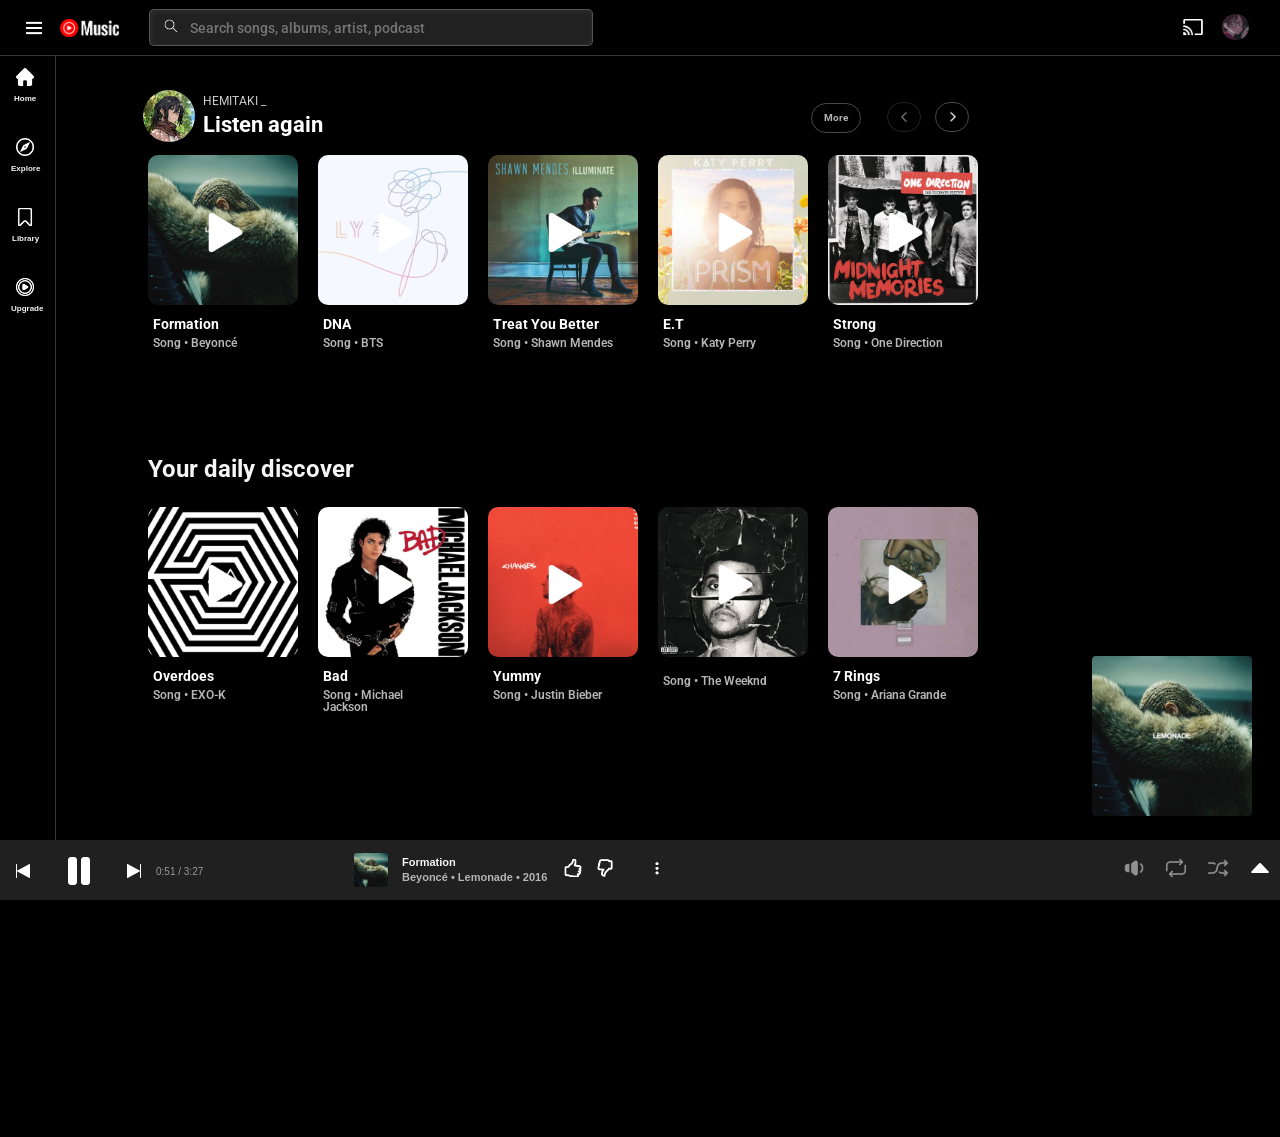
<file: index.html>
<!DOCTYPE html>
<html>
    <head>
      <link rel="stylesheet" href="general.css">
      <link rel="stylesheet" href="preview.css">
      <link rel="stylesheet" href="pop-up.css">
      <link rel="stylesheet" href="header.css">
      <link rel="stylesheet" href="sidebar.css">

      <link rel="stylesheet" href="status-line.css">
     <link rel="preconnect" href="https://fonts.googleapis.com">
<link rel="preconnect" href="https://fonts.gstatic.com" crossorigin>
<link href="https://fonts.googleapis.com/css2?family=Roboto:ital,wght@0,100..900;1,100..900&display=swap" rel="stylesheet">
    </head>
    <body>
      <div class="header">
        <div class="left-side">
          <img class="menu" src="icons/menu (1).png">
          <img class="youtube-icon" src="icons/youtube-music-seeklogo.png">
          <div class="search-bar-side">
          <img class="search-icon" src="icons/search (1).png">
          <input class="search-bar" type="text" placeholder="Search songs, albums, artist, podcast">
          </div>
        </div>
        <div class="right-side">
          <img class="screen-cast" src="icons/chromecast (1).png">
          <img class="user" src="Songs profiles/23e9166fd4df9e54541dde451f156fe5_1.webp">
        </div>
      </div>
      <div class="page-preview"> <!--MAIN-->
      <div class="pop-up">
        <div class="left">
          <img class="profile-icon1" src="Songs profiles/channels4_profile.jpg">        <div class="pop-up-info">
          <p class="info-username">HEMITAKI _</p> 
          <p class="info-text">Listen again</p>
        </div>
        </div>

        <div class="right">
        <button class="more-button">More
        </button> 
        <button class="left-button">
          <img class="left-icon" src="icons/left-chevron (1).png">
        </button>         
        <button class="right-button">
          <img class="right-icon" src="icons/right-arrow-angle (1).png">
        </button>
        </div>
      </div>
      <div class="page">
     <div class="line"> <!--LINE1-->
      <div class="music-card"> <!--song1-->
          <div class="song-cover">
            <div class="play">
              <img class="play-icon" src="icons/play-button (1).png">
            </div>
            <img class="cover" src="Songs profiles/Beyonce-Lemonade.jpg">
          </div>
          <div class="song-info">
            <p class="song-name">Formation</p>
            <p class="singer">Song &#8226; Beyoncé</p>
          </div>
        </div>

                <div class="music-card"> <!--song2-->
          <div class="song-cover">
            <div class="play">
              <img class="play-icon" src="icons/play-button (1).png">
            </div>
            <img class="cover" src="Songs profiles/bts.jpg">
          </div>
          <div class="song-info">
            <p class="song-name">DNA</p>
            <p class="singer">Song &#8226; BTS</p>
          </div>
        </div>

                <div class="music-card"> <!--song3-->
          <div class="song-cover">
            <div class="play">
              <img class="play-icon" src="icons/play-button (1).png">
            </div>
            <img class="cover" src="Songs profiles/shawnmendes.jpg">
          </div>
          <div class="song-info">
            <p class="song-name">Treat You Better</p>
            <p class="singer">Song &#8226; Shawn Mendes</p>
          </div>
        </div>

                <div class="music-card"> <!--song4-->
          <div class="song-cover">
            <div class="play">
              <img class="play-icon" src="icons/play-button (1).png">
            </div>
            <img class="cover" src="Songs profiles/kety perry'.jpg">
          </div>
          <div class="song-info">
            <p class="song-name">E.T</p>
            <p class="singer">Song &#8226; Katy Perry</p>
          </div>
        </div>

                <div class="music-card"> <!--song5-->
          <div class="song-cover">
            <div class="play">
              <img class="play-icon" src="icons/play-button (1).png">
            </div>
            <img class="cover" src="Songs profiles/one direction.jpg">
          </div>
          <div class="song-info">
            <p class="song-name">Strong</p>
            <p class="singer">Song &#8226; One Direction</p>
          </div>
        </div>
      </div>


    <div class="line1-div">
      <p style="
      font-family: roboto , arial;
      font-size: 24px;
      color: whitesmoke;
      font-weight: 700;">
    Your daily discover  
    </p> 
      <div class="line"> <!--LINE1-->
      <div class="music-card"> <!--song1--> 
          <div class="song-cover">
            <div class="play">
              <img class="play-icon" src="icons/play-button (1).png">
            </div>
            <img class="cover" src="Songs profiles/exo.jpg">
          </div>
          <div class="song-info">
            <p class="song-name">Overdoes</p>
            <p class="singer">Song &#8226; EXO-K</p>
          </div>
        </div>

                <div class="music-card"> <!--song2-->
          <div class="song-cover">
            <div class="play">
              <img class="play-icon" src="icons/play-button (1).png">
            </div>
            <img class="cover" src="Songs profiles/michael jackson.jpg">
          </div>
          <div class="song-info">
            <p class="song-name">Bad</p>
            <p class="singer">Song &#8226; Michael Jackson</p>
          </div>
        </div>

                <div class="music-card"> <!--song3-->
          <div class="song-cover">
            <div class="play">
              <img class="play-icon" src="icons/play-button (1).png">
            </div>
            <img class="cover" src="Songs profiles/justin bieber.jpg">
          </div>
          <div class="song-info">
            <p class="song-name">Yummy</p>
            <p class="singer">Song &#8226; Justin Bieber</p>
          </div>
        </div>

                <div class="music-card"> <!--song4-->
          <div class="song-cover">
            <div class="play">
              <img class="play-icon" src="icons/play-button (1).png">
            </div>
            <img class="cover" src="Songs profiles/the hiils.jpg">
          </div>
          <div class="song-info">
            <p class="song-name"The Hills</p>
            <p class="singer">Song &#8226; The Weeknd</p>
          </div>
        </div>

                <div class="music-card"> <!--song5-->
          <div class="song-cover">
            <div class="play">
              <img class="play-icon" src="icons/play-button (1).png">
            </div>
            <img class="cover" src="Songs profiles/ariana.jpg">
          </div>
          <div class="song-info">
            <p class="song-name">7 Rings</p>
            <p class="singer">Song &#8226; Ariana Grande</p> 
    </div>

         <div class="floating-song">
        <img class="floating-img" src="Songs profiles/Beyonce-Lemonade.jpg">
      </div>
          </div>
        </div>
        </div>
      </div>
      </div>
      <div class="side-bar">
        <div class="bar1">
        <img class="home-icon" src="icons/home (1).png">
          <p class="home-info">
          Home
          </p>
        </div>       
        <div class="bar1">
        <img class="home-icon" src="icons/compass.png">
          <p class="home-info"
          style="margin-left: 1px;">
          Explore
          </p>
        </div>          
        <div class="bar1">
        <img class="home-icon" src="icons/save-instagram (1).png">
          <p class="home-info"
          style="margin-left: 2px;">
          Library
          </p>
        </div>          
        <div class="bar1">
        <img class="home-icon" src="icons/app.png">
          <p class="home-info" 
          style="margin-left: 1px;">
          Upgrade
          </p>
        </div>             
      </div>
      <div class="status-line">
        <div class="status-line-left">
          <img class="previous" src="icons/previous (1).png">
          <img class="pause" src="icons/pause (1).png">
          <img class="next" src="icons/previous (1) (1).png">
          <span class="song-timer"> 0:51 / 3:27 </span>
        </div>
        <div class="status-line-middle">
          <div class="recent-song-info">
          <img class="mini-cover" src="Songs profiles/Beyonce-Lemonade.jpg">           
          <div class="mini-info">
          <p class="mini-song">Formation</p>
          <p class="mini-song-info">
            Beyoncé • Lemonade • 2016
          </p> 
          </div>           
          </div>
          <div class="recent-song-buttons">
            <img class="like" src="icons/like (1).png">
            <img class="dislike" src="icons/dislike (1).png">
            <img class="more1" src="icons/more (1).png">
          </div>
        </div>
        <div class="status-line-right">
          <img class="sound" src="icons/low-volume (1).png">
          <img class="repeat" src="icons/repeat (1).png">
          <img class="shuffle" src="icons/shuffle (1).png">
          <img class="player-page" src="icons/down.png">
        </div>
      </div>


    </body>
</html>
</file>
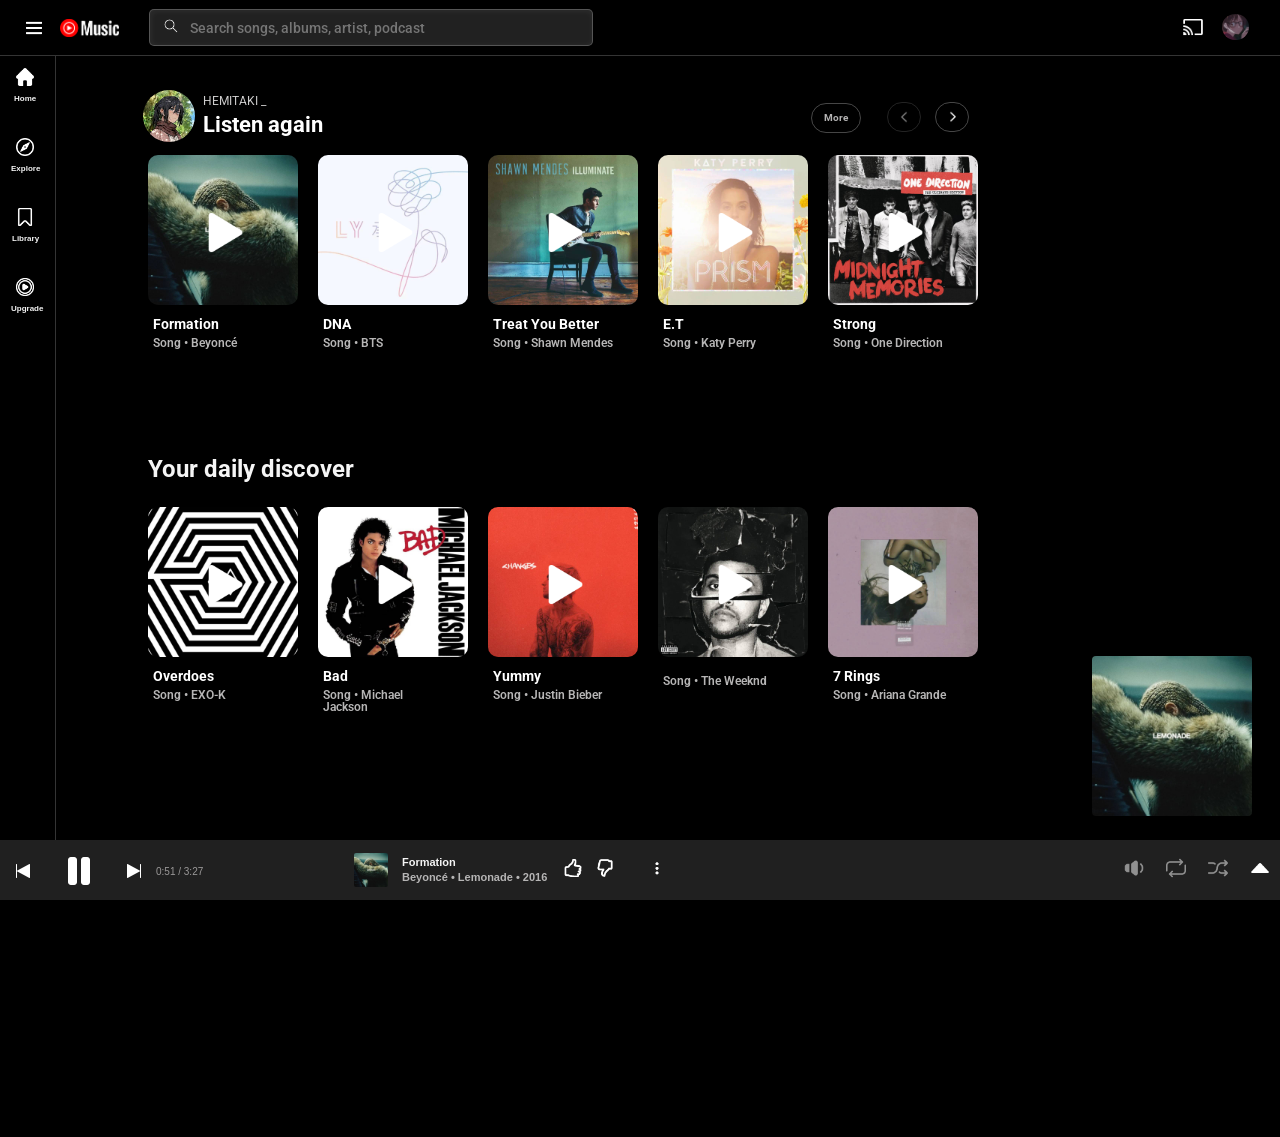
<file: main.html>
<!DOCTYPE html>
<html>
    <head>
      <link rel="stylesheet" href="general.css">
      <link rel="stylesheet" href="preview.css">
      <link rel="stylesheet" href="pop-up.css">
      <link rel="stylesheet" href="header.css">
      <link rel="stylesheet" href="sidebar.css">

      <link rel="stylesheet" href="status-line.css">
     <link rel="preconnect" href="https://fonts.googleapis.com">
<link rel="preconnect" href="https://fonts.gstatic.com" crossorigin>
<link href="https://fonts.googleapis.com/css2?family=Roboto:ital,wght@0,100..900;1,100..900&display=swap" rel="stylesheet">
    </head>
    <body>
      <div class="header">
        <div class="left-side">
          <img class="menu" src="icons/menu (1).png">
          <img class="youtube-icon" src="icons/youtube-music-seeklogo.png">
          <div class="search-bar-side">
          <img class="search-icon" src="icons/search (1).png">
          <input class="search-bar" type="text" placeholder="Search songs, albums, artist, podcast">
          </div>
        </div>
        <div class="right-side">
          <img class="screen-cast" src="icons/chromecast (1).png">
          <img class="user" src="Songs profiles/23e9166fd4df9e54541dde451f156fe5_1.webp">
        </div>
      </div>
      <div class="page-preview"> <!--MAIN-->
      <div class="pop-up">
        <div class="left">
          <img class="profile-icon1" src="Songs profiles/channels4_profile.jpg">        <div class="pop-up-info">
          <p class="info-username">HEMITAKI _</p> 
          <p class="info-text">Listen again</p>
        </div>
        </div>

        <div class="right">
        <button class="more-button">More
        </button> 
        <button class="left-button">
          <img class="left-icon" src="icons/left-chevron (1).png">
        </button>         
        <button class="right-button">
          <img class="right-icon" src="icons/right-arrow-angle (1).png">
        </button>
        </div>
      </div>
      <div class="page">
     <div class="line"> <!--LINE1-->
      <div class="music-card"> <!--song1-->
          <div class="song-cover">
            <div class="play">
              <img class="play-icon" src="icons/play-button (1).png">
            </div>
            <img class="cover" src="Songs profiles/Beyonce-Lemonade.jpg">
          </div>
          <div class="song-info">
            <p class="song-name">Formation</p>
            <p class="singer">Song &#8226; Beyoncé</p>
          </div>
        </div>

                <div class="music-card"> <!--song2-->
          <div class="song-cover">
            <div class="play">
              <img class="play-icon" src="icons/play-button (1).png">
            </div>
            <img class="cover" src="Songs profiles/bts.jpg">
          </div>
          <div class="song-info">
            <p class="song-name">DNA</p>
            <p class="singer">Song &#8226; BTS</p>
          </div>
        </div>

                <div class="music-card"> <!--song3-->
          <div class="song-cover">
            <div class="play">
              <img class="play-icon" src="icons/play-button (1).png">
            </div>
            <img class="cover" src="Songs profiles/shawnmendes.jpg">
          </div>
          <div class="song-info">
            <p class="song-name">Treat You Better</p>
            <p class="singer">Song &#8226; Shawn Mendes</p>
          </div>
        </div>

                <div class="music-card"> <!--song4-->
          <div class="song-cover">
            <div class="play">
              <img class="play-icon" src="icons/play-button (1).png">
            </div>
            <img class="cover" src="Songs profiles/kety perry'.jpg">
          </div>
          <div class="song-info">
            <p class="song-name">E.T</p>
            <p class="singer">Song &#8226; Katy Perry</p>
          </div>
        </div>

                <div class="music-card"> <!--song5-->
          <div class="song-cover">
            <div class="play">
              <img class="play-icon" src="icons/play-button (1).png">
            </div>
            <img class="cover" src="Songs profiles/one direction.jpg">
          </div>
          <div class="song-info">
            <p class="song-name">Strong</p>
            <p class="singer">Song &#8226; One Direction</p>
          </div>
        </div>
      </div>


    <div class="line1-div">
      <p style="
      font-family: roboto , arial;
      font-size: 24px;
      color: whitesmoke;
      font-weight: 700;">
    Your daily discover  
    </p> 
      <div class="line"> <!--LINE1-->
      <div class="music-card"> <!--song1--> 
          <div class="song-cover">
            <div class="play">
              <img class="play-icon" src="icons/play-button (1).png">
            </div>
            <img class="cover" src="Songs profiles/exo.jpg">
          </div>
          <div class="song-info">
            <p class="song-name">Overdoes</p>
            <p class="singer">Song &#8226; EXO-K</p>
          </div>
        </div>

                <div class="music-card"> <!--song2-->
          <div class="song-cover">
            <div class="play">
              <img class="play-icon" src="icons/play-button (1).png">
            </div>
            <img class="cover" src="Songs profiles/michael jackson.jpg">
          </div>
          <div class="song-info">
            <p class="song-name">Bad</p>
            <p class="singer">Song &#8226; Michael Jackson</p>
          </div>
        </div>

                <div class="music-card"> <!--song3-->
          <div class="song-cover">
            <div class="play">
              <img class="play-icon" src="icons/play-button (1).png">
            </div>
            <img class="cover" src="Songs profiles/justin bieber.jpg">
          </div>
          <div class="song-info">
            <p class="song-name">Yummy</p>
            <p class="singer">Song &#8226; Justin Bieber</p>
          </div>
        </div>

                <div class="music-card"> <!--song4-->
          <div class="song-cover">
            <div class="play">
              <img class="play-icon" src="icons/play-button (1).png">
            </div>
            <img class="cover" src="Songs profiles/the hiils.jpg">
          </div>
          <div class="song-info">
            <p class="song-name"The Hills</p>
            <p class="singer">Song &#8226; The Weeknd</p>
          </div>
        </div>

                <div class="music-card"> <!--song5-->
          <div class="song-cover">
            <div class="play">
              <img class="play-icon" src="icons/play-button (1).png">
            </div>
            <img class="cover" src="Songs profiles/ariana.jpg">
          </div>
          <div class="song-info">
            <p class="song-name">7 Rings</p>
            <p class="singer">Song &#8226; Ariana Grande</p> 
    </div>

         <div class="floating-song">
        <img class="floating-img" src="Songs profiles/Beyonce-Lemonade.jpg">
      </div>
          </div>
        </div>
        </div>
      </div>
      </div>
      <div class="side-bar">
        <div class="bar1">
        <img class="home-icon" src="icons/home (1).png">
          <p class="home-info">
          Home
          </p>
        </div>       
        <div class="bar1">
        <img class="home-icon" src="icons/compass.png">
          <p class="home-info"
          style="margin-left: 1px;">
          Explore
          </p>
        </div>          
        <div class="bar1">
        <img class="home-icon" src="icons/save-instagram (1).png">
          <p class="home-info"
          style="margin-left: 2px;">
          Library
          </p>
        </div>          
        <div class="bar1">
        <img class="home-icon" src="icons/app.png">
          <p class="home-info" 
          style="margin-left: 1px;">
          Upgrade
          </p>
        </div>             
      </div>
      <div class="status-line">
        <div class="status-line-left">
          <img class="previous" src="icons/previous (1).png">
          <img class="pause" src="icons/pause (1).png">
          <img class="next" src="icons/previous (1) (1).png">
          <span class="song-timer"> 0:51 / 3:27 </span>
        </div>
        <div class="status-line-middle">
          <div class="recent-song-info">
          <img class="mini-cover" src="Songs profiles/Beyonce-Lemonade.jpg">           
          <div class="mini-info">
          <p class="mini-song">Formation</p>
          <p class="mini-song-info">
            Beyoncé • Lemonade • 2016
          </p> 
          </div>           
          </div>
          <div class="recent-song-buttons">
            <img class="like" src="icons/like (1).png">
            <img class="dislike" src="icons/dislike (1).png">
            <img class="more1" src="icons/more (1).png">
          </div>
        </div>
        <div class="status-line-right">
          <img class="sound" src="icons/low-volume (1).png">
          <img class="repeat" src="icons/repeat (1).png">
          <img class="shuffle" src="icons/shuffle (1).png">
          <img class="player-page" src="icons/down.png">
        </div>
      </div>


    </body>
</html>
</file>
<file: general.css>
body{
    background-color: black ;
    font-family: roboto, arial;
    margin-bottom: 500px;
}
</file>
<file: preview.css>
.page-preview{
    margin-top: 120px;
}
.line{
    display: grid;
    grid-template-columns: repeat(5, 100px);
    column-gap: 70px;
    row-gap: 0;
}
.page{
    margin-top: 10px;
    display: grid;
    grid-template-rows: repeat(2,1fr);
    row-gap: 70px;
    margin-left:140px;
}
.music-card{
    width: 130px;
    height: 130px;
}
.song-cover{
    position: relative;
}
.cover{
    width: 150px;
    border-radius: 10px;
}
.song-info{
    line-height: 2px;
}
.song-name{
    font-weight: 700;
    font-size: 14px;
    color: white;
    margin: 14px 0 0 5px;
}
.singer{
    font-weight: 600;
    font-size: 12px;
    color: rgb(182, 181, 181);
    margin-left: 5px;
    line-height: 12px;
}
.play{
    position: absolute;
}
.play-icon{
    height: 45px;
    margin: 55px;
}
.floating-song{
    position: fixed;
    bottom: 80px;
    right: 28px;
}
.floating-img{
    height: 160px;
    border-radius: 4px;
}
</file>
<file: pop-up.css>
.pop-up{
    display: flex;
    flex-direction: row;
    justify-content: space-between;
    height: 55px;
    width: 715px;
    margin: -30px 0 0 135px;
}
.left{
    display: flex;
    width: 400px;
}
.profile-icon1{
    height: 52px;
    border-radius: 40px;
}
.pop-up-info{
    color: rgb(202, 200, 200);
    margin: -1px 0 0 8px;
    line-height: 1px;
}
.info-username{
    font-size: 12px;
    color: rgb(206, 205, 205);
}
.info-text{
    font-size: 22px;
    font-weight: 700;
    color: white;
}
.right{
    display: flex;
    width: 200px;
    align-items: end;
    align-items: center;
    margin-right: -153px;
}
.more-button{
    width: 50px;
    height: 30px;
    border-radius: 24px;
    background-color: rgba(0, 0, 0, 0);
    border: 1px solid rgba(128, 128, 128, 0.548);
    font-size: 10px;
    color: rgb(180, 179, 179);
    padding-bottom: 6x;
    margin-right: 18px;
    font-family: roboto,arial;
    font-weight: 700;
    transition: background-color 0.05s , border-color 0.05s;
}
.more-button:hover{
    background-color: rgba(128, 128, 128, 0.548);
    border-color:  rgba(128, 128, 128, 0);;
}
.left-button , .right-button{
    height: 30px;
    width: 34px;
    border-radius:15px ;
    background-color: rgba(0, 0, 0, 0);
    margin:3px 0 0 8px;
    border: 1px solid rgba(128, 128, 128, 0.548);
}
.left-icon{
    height: 14px;
    padding: 3px 1px 0 0;
    transition: opacity 0.05s;
}
.left-button{
    opacity: 0.50;
    margin-right: 6px;
}
.left-button:hover{
    background-color: rgba(128, 128, 128, 0.274);
}
.right-icon{
    height: 14px;
    padding: 3px 0 0 1px;
    transition: background-color 0.05s;
}
.right-button:hover{
    background-color: rgba(128, 128, 128, 0.363);
}
.more-icon , .left-button , .right-button{
    margin-bottom: 4px;
}
</file>
<file: header.css>
.header{
    display: flex;
    flex-direction: row;
    height: 55px;
    justify-content: space-between;
    position: fixed;
    top: 0; left: 0; right: 0;
    z-index: 1;
    background-color: black;
    border-bottom: 1px solid rgba(169, 169, 169, 0.308);
}
.left-side{
    display: flex;
    flex-direction: row;
    width: 150px;
    align-items: center;
    margin-left: 14px;
}
.menu{
    height: 16px;
    margin: 2px 18px 1px 12px;
}
.youtube-icon{
    height: 18px;
}
.search-bar-side{
    position: relative;
}
.search-icon{
    height: 18px;
    position: absolute;
    margin: 8px 0 0 43px;
}
.search-bar{
    width: 400px;
    height: 33px;
    margin: 0 0 0 30px;
    background-color: rgba(83, 83, 83, 0.404);
    border: 1px solid rgba(128, 128, 128, 0.548);
    border-radius: 5px; 
    box-shadow: inset 1px 1px 6px rgba(255, 255, 255, 0.068); 
    padding-left: 40px;
    color: white;
    font-family: roboto,arial;
    font-size: 14px;
}
.search-bar::placeholder{
    font-weight: 500;
    font-family: roboto,arial;
    font-size: 14px;
}
.right-side{
    margin-right:20px ;
    width: 80px;
    align-content: center;
}
.screen-cast{
    height: 26px;
    margin-right: 12px;
}
.user{
    height: 26px;
    margin-top: 3px;
    border-radius: 15px;
}
</file>
<file: sidebar.css>
.side-bar{
    position: fixed;
    top: 55px; left: 0; bottom: 0;
    width: 55px;
    z-index: 1;
    display: grid;
    grid-template-rows: repeat(4, 50px);
    row-gap: 20px;
    background-color: black;
    border-right: 1px solid rgba(169, 169, 169, 0.308);
    border-top: 1px solid rgba(169, 169, 169, 0.308);

}
.bar1{
    margin-bottom: 30px;
    height: 55px;
    padding: 12px 0 0 10px;
}
.home-icon{
    height: 18px;
    margin-left: 6px;
}
.home-info{
    font-size: 8px;
    top: 16px;
    font-family: robotic,arial;
    font-weight: bolder;
    color: whitesmoke;
    margin-top: 4px;
    margin-left: 4px;
    align-items: center;
}
</file>
<file: status-line.css>
.status-line{
    position: fixed;
    bottom: 0;
    left: 0;
    right: 0;
    display: flex;
    flex-direction: row;
    height: 60px;
    background-color: rgb(32, 32, 32);
    z-index: 1;
}
.status-line-left{
    align-content: center;
    margin-left: 4px;
    width: 250px;
}
.previous , .next{
    height: 16px;
    margin: 15px 24px 10px 11px;
}
.pause{
    height: 32px;
    margin-bottom: 2px;
    padding: 0 16px 0 4px;
}
.song-timer{
    color: rgb(155, 153, 153);
    font-family: robotic , Arial, Helvetica, sans-serif;
    font-size: 10px;
    top: -14px;
    left: -14px;
    position: relative;
}
.status-line-middle{
  align-content: center;
  width: 400px;
  margin: 0 0 0 100px;
  position: relative;
}
.recent-song-info{
  display: flex;
  flex-direction: row;
  align-items: center;
}
.mini-cover{
  height: 34px;
  border-radius: 2px;
}
.mini-info{
  display: block;
  line-height: 4px;
  margin: 0 0 2px 14px;
}
.mini-song , .mini-song-info{
  font-size: 11px;
  font-family: robotic , arial;
  font-weight: 700;
}
.mini-song{
  color: whitesmoke;
}
.mini-song-info{
  color: rgb(182, 181, 181);
}
.recent-song-buttons{
  position: absolute;
  align-content: center;
  top: 0;
  right: 0;
  bottom: 0;
  left: 210px;
}
.like , .dislike , .more1{
  height: 18px;
  margin-right: 10px;
}
.more1{
  position: relative;
  left: 20px;
}
.status-line-right{
  position: absolute;
  top: 0;
  right: 10px;
  bottom: 0;
  align-content: center;
}
.sound , .repeat , .shuffle , .player-page{
  height: 20px;
  margin-left: 18px;
}
.sound , .repeat , .shuffle{
  opacity: 0.50;
}
</file>
